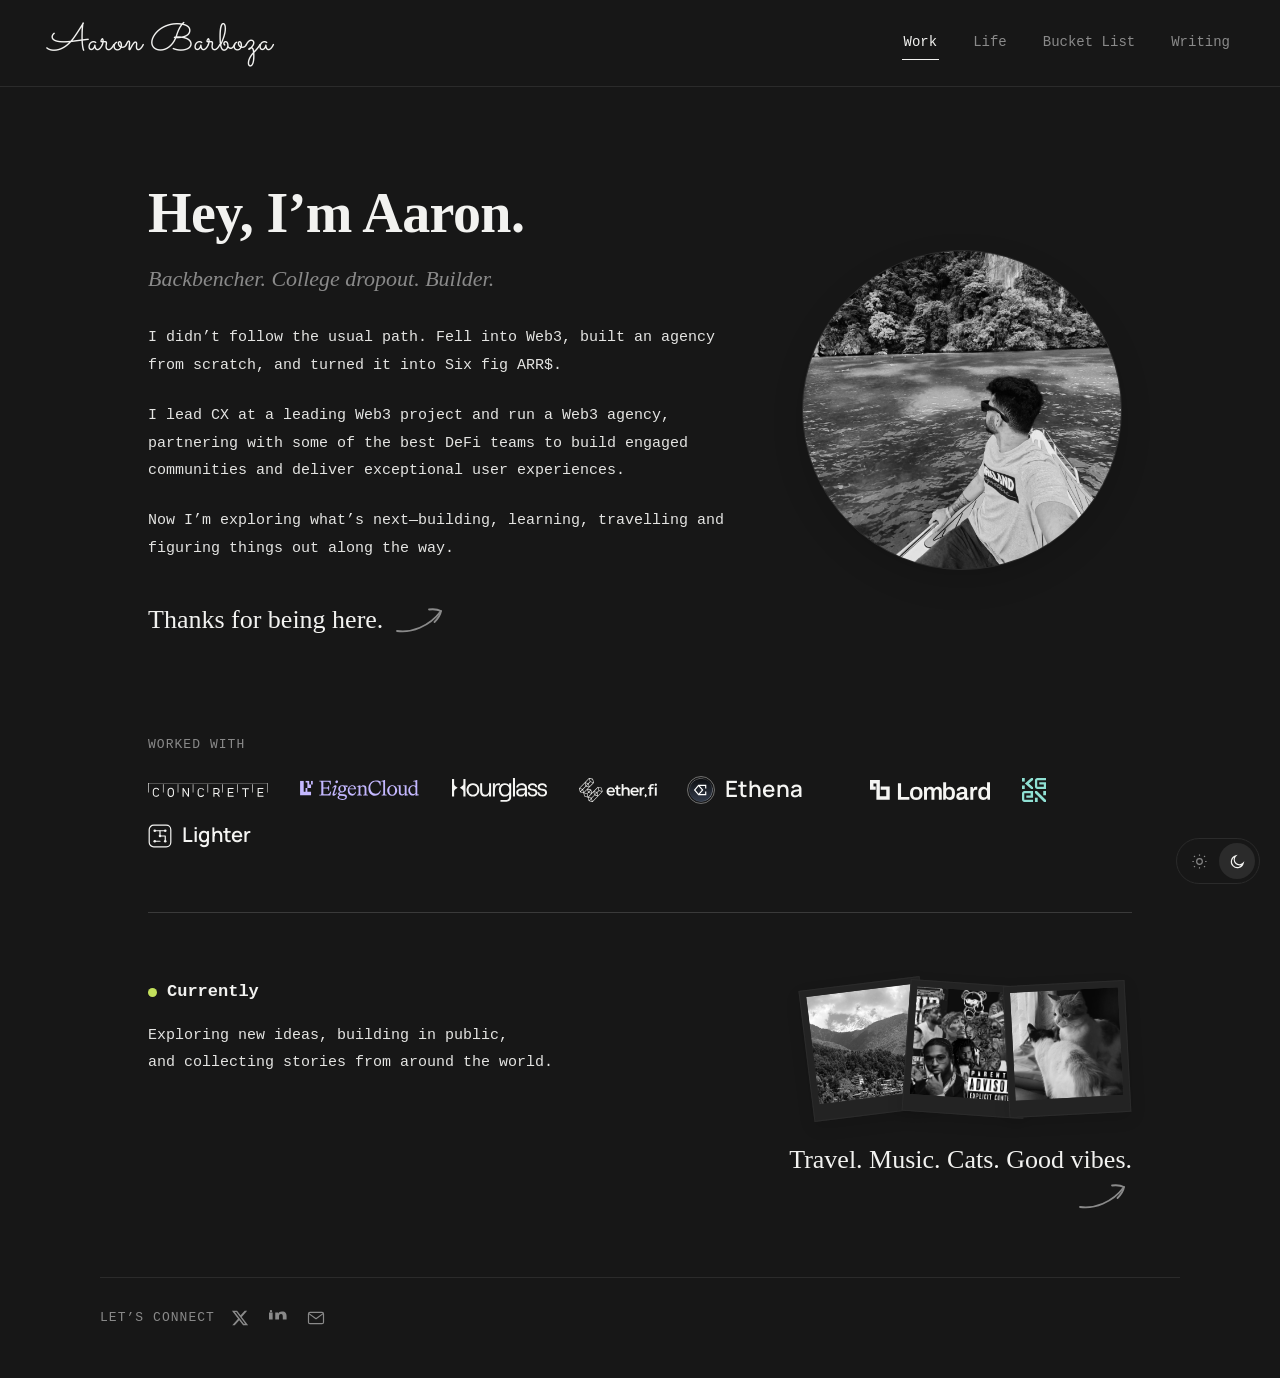
<file: index.html>
<!DOCTYPE html>
<html lang="en">
<head>
<meta charset="UTF-8">
<meta name="viewport" content="width=device-width, initial-scale=1.0, viewport-fit=cover">
<title>Aaron Barboza</title>
<meta name="description" content="Backbencher. College dropout. Builder.">
<link rel="preconnect" href="https://fonts.googleapis.com">
<link rel="preconnect" href="https://fonts.gstatic.com" crossorigin>
<link href="https://fonts.googleapis.com/css2?family=Sacramento&family=Manrope:wght@600;700&display=swap" rel="stylesheet">
<link rel="stylesheet" href="css/style.css">
</head>
<body>
  <header>
    <button class="logo" id="logoHome" type="button">Aaron Barboza</button>
    <nav role="tablist" aria-label="Primary">
      <button class="nav-tab" role="tab" data-tab="work" aria-selected="true" aria-controls="panel-work" id="tab-work">Work</button>
      <button class="nav-tab" role="tab" data-tab="life" aria-selected="false" aria-controls="panel-life" id="tab-life">Life</button>
      <button class="nav-tab" role="tab" data-tab="bucket" aria-selected="false" aria-controls="panel-bucket" id="tab-bucket">Bucket List</button>
      <button class="nav-tab" role="tab" data-tab="writing" aria-selected="false" aria-controls="panel-writing" id="tab-writing">Writing</button>
    </nav>
  </header>

  <main>

    <!-- WORK (markup injected by sections/work.js) -->
    <section class="tab-panel is-active" id="panel-work" role="tabpanel" aria-labelledby="tab-work"></section>
    <script src="sections/work.js"></script>

    <!-- LIFE (markup injected by sections/life.js) -->
    <section class="tab-panel" id="panel-life" role="tabpanel" aria-labelledby="tab-life"></section>
    <script src="sections/life.js"></script>

    <!-- BUCKET LIST (markup injected by sections/bucket.js) -->
    <section class="tab-panel" id="panel-bucket" role="tabpanel" aria-labelledby="tab-bucket"></section>
    <script src="sections/bucket.js"></script>

    <!-- WRITING (markup injected by sections/writing.js) -->
    <section class="tab-panel" id="panel-writing" role="tabpanel" aria-labelledby="tab-writing"></section>
    <script src="sections/writing.js"></script>

  </main>

  <footer>
    <div class="footer-inner">
      <p class="connect-label">Let&rsquo;s connect</p>
      <ul class="socials icon-socials">
        <li><a href="https://x.com/Aronbarboza1?s=20" target="_blank" rel="noopener" aria-label="X (Twitter)">
          <svg viewBox="0 0 24 24" width="18" height="18" fill="currentColor" aria-hidden="true"><path d="M18.244 2.25h3.308l-7.227 8.26 8.502 11.24H16.17l-5.214-6.817L4.99 21.75H1.68l7.73-8.835L1.254 2.25H8.08l4.713 6.231zm-1.161 17.52h1.833L7.084 4.126H5.117z"/></svg>
        </a></li>
        <li><a href="#" target="_blank" rel="noopener" aria-label="LinkedIn — add your profile URL">
          <svg viewBox="0 0 24 24" width="18" height="18" fill="currentColor" aria-hidden="true"><path d="M4.983 3.5a2.5 2.5 0 1 1 0 5 2.5 2.5 0 0 1 0-5zM.5 8.98h8v14.52h-8zM12.5 8.98h7.66v1.98h.11c1.07-1.95 3.68-4 7.58-4C36.5 6.96 38 11.34 38 17.5v6h-8v-5.3c0-2.65-.05-6.05-3.7-6.05-3.7 0-4.27 2.89-4.27 5.87v5.48h-8V8.98z" transform="translate(-.5 -.96) scale(.63)"/></svg>
        </a></li>
        <li><a href="mailto:hello@aronbarboza.in" aria-label="Email — update with your address">
          <svg viewBox="0 0 24 24" width="18" height="18" fill="none" stroke="currentColor" stroke-width="1.6" aria-hidden="true"><rect x="2" y="4.5" width="20" height="15" rx="2"/><path d="M3 6.5l9 6.5 9-6.5" stroke-linecap="round" stroke-linejoin="round"/></svg>
        </a></li>
      </ul>
    </div>
  </footer>

  <button class="theme-toggle" id="themeToggle" type="button" aria-label="Toggle light and dark mode">
    <span class="toggle-icon" id="iconSun" aria-hidden="true">
      <svg viewBox="0 0 24 24">
        <circle cx="12" cy="12" r="4"></circle>
        <line x1="12" y1="2" x2="12" y2="4"></line>
        <line x1="12" y1="20" x2="12" y2="22"></line>
        <line x1="4.2" y1="4.2" x2="5.6" y2="5.6"></line>
        <line x1="18.4" y1="18.4" x2="19.8" y2="19.8"></line>
        <line x1="2" y1="12" x2="4" y2="12"></line>
        <line x1="20" y1="12" x2="22" y2="12"></line>
        <line x1="4.2" y1="19.8" x2="5.6" y2="18.4"></line>
        <line x1="18.4" y1="5.6" x2="19.8" y2="4.2"></line>
      </svg>
    </span>
    <span class="toggle-icon" id="iconMoon" aria-hidden="true">
      <svg viewBox="0 0 24 24">
        <path d="M20 14.5A8.5 8.5 0 1 1 9.5 4a6.5 6.5 0 0 0 10.5 10.5z"></path>
      </svg>
    </span>
  </button>

  <script src="js/script.js"></script>
</body>
</html>
</file>
<file: css/style.css>
:root{
  --bg: #F5F5F3;
  --text: #1A1A1A;
  --text-body: #2C2C2C;
  --text-muted: #999999;
  --border: #E8E6E1;
  --divider: #C8C5C0;
  --nav-bg: #F5F5F3;
  --link-underline: #1A1A1A;
  --transition: background-color .3s ease, color .3s ease, border-color .3s ease;

  --svg-color: #111111;
  --logo-eigencloud: #1A0C6D;
  --logo-kgen: #1F3338;

  --accent-status: #A9C639;
  --photo-frame: #FFFFFF;
  --photo-fill: #EAE8E3;
}

html[data-theme="dark"]{
  --bg: #171717;
  --text: #F2F2F0;
  --text-body: #E4E4E2;
  --text-muted: #8a8a8a;
  --border: #2b2b2b;
  --divider: #3a3a3a;
  --nav-bg: #171717;
  --link-underline: #F2F2F0;

  --svg-color: #F5F5F3;
  --logo-eigencloud: #C4B8FF;
  --logo-kgen: #8FE0D3;

  --accent-status: #C3E05C;
  --photo-frame: #232323;
  --photo-fill: #2a2a2a;
}

*, *::before, *::after{ box-sizing: border-box; margin: 0; padding: 0; }
html{ -webkit-text-size-adjust: 100%; -webkit-tap-highlight-color: transparent; scroll-behavior: smooth; }

body{
  background-color: var(--bg);
  color: var(--text-body);
  font-family: 'Poppins', 'Space Mono', 'Courier New', sans-serif;
  font-size: 15px;
  line-height: 1.8;
  min-height: 100vh;
  min-height: 100dvh;
  display: flex;
  flex-direction: column;
  transition: var(--transition);
}

a{ color: inherit; touch-action: manipulation; }
button{ font: inherit; }

/* Header */
header{
  position: sticky;
  top: 0;
  z-index: 100;
  display: flex;
  justify-content: space-between;
  align-items: center;
  padding: 24px 48px;
  padding-top: max(24px, env(safe-area-inset-top));
  padding-left: max(48px, env(safe-area-inset-left));
  padding-right: max(48px, env(safe-area-inset-right));
  background-color: var(--nav-bg);
  border-bottom: 1px solid var(--border);
  transition: var(--transition);
}

.logo{
  font-family: 'Sacramento', cursive;
  font-size: 38px;
  font-weight: 400;
  text-decoration: none;
  color: var(--text);
  line-height: 1;
  background: none;
  border: none;
  cursor: pointer;
  padding: 0;
}

nav{ display: flex; gap: 32px; }

.nav-tab{
  font-family: inherit;
  font-size: 14px;
  font-weight: 400;
  text-decoration: none;
  color: var(--text-muted);
  background: none;
  border: none;
  border-bottom: 1px solid transparent;
  padding: 4px 2px;
  cursor: pointer;
  transition: var(--transition);
}

.nav-tab:hover{ color: var(--text); }

.nav-tab[aria-selected="true"]{
  color: var(--text);
  border-bottom-color: var(--link-underline);
}

/* Main */
main{ flex: 1; }

.tab-panel{ display: none; }
.tab-panel.is-active{ display: block; animation: panelIn .45s ease both; }

@keyframes panelIn{
  from{ opacity: 0; transform: translateY(10px); }
  to{ opacity: 1; transform: translateY(0); }
}

@media (prefers-reduced-motion: reduce){
  html{ scroll-behavior: auto; }
  .tab-panel.is-active{ animation: none; }
}

.page-wrap{
  width: 100%;
  max-width: 1080px;
  margin: 0 auto;
  padding: 96px 48px 0;
  padding-left: max(48px, env(safe-area-inset-left));
  padding-right: max(48px, env(safe-area-inset-right));
}

.page-wrap.narrow{ max-width: 660px; }

.eyebrow{
  font-size: 13px;
  text-transform: uppercase;
  letter-spacing: .08em;
  color: var(--text-muted);
  margin: 0 0 16px;
}

.lead{ font-size: 19px; font-weight: 700; color: var(--text); margin: 0 0 26px; }
.body-copy p{ margin: 0 0 22px; color: var(--text-body); }
.body-copy p:last-child{ margin-bottom: 0; }

/* Hero (Work tab) */
.hero{
  display: grid;
  grid-template-columns: 1fr 340px;
  gap: 64px;
  align-items: center;
}

.hero-heading-row{
  display: flex;
  align-items: center;
  gap: 16px;
}

.hero-title{
  font-family: 'Playfair Display', 'Poppins', serif;
  font-weight: 600;
  font-size: 56px;
  line-height: 1.1;
  color: var(--text);
  margin: 0 0 18px;
  letter-spacing: -.01em;
}

/* Compact avatar shown beside the heading on mobile only — hidden on
   desktop, where the full-size .hero-photo-wrap portrait is used instead. */
.hero-photo.hero-photo--compact{
  display: none;
  flex-shrink: 0;
  width: 80px;
  max-width: 80px;
  margin-bottom: 18px;
  box-shadow: 0 6px 16px rgba(0,0,0,.16);
}

.hero-tagline{
  font-family: 'Playfair Display', 'Poppins', serif;
  font-style: italic;
  font-weight: 500;
  font-size: 22px;
  line-height: 1.45;
  color: var(--text-muted);
  margin: 0 0 30px;
}

.hero-body p{ font-size: 15px; line-height: 1.85; color: var(--text-body); margin: 0 0 22px; }
.hero-body p:last-child{ margin-bottom: 0; }

.handwritten-note{
  display: flex;
  align-items: center;
  flex-wrap: wrap;
  gap: 6px 12px;
  margin: 40px 0 0;
  font-family: 'Alex Brush', cursive;
  font-size: 26px;
  color: var(--text);
  line-height: 1;
}

.note-arrow{ color: var(--text-muted); flex-shrink: 0; }

/* Circular hero photo — cropped from a 4:5 source into a perfect circle.
   The wrapper is forced to a 1:1 aspect box and clipped with border-radius:50%,
   so any 4:5 portrait dropped in as pictures/hero.jpg will always render as a circle. */
.hero-photo-wrap{ display: flex; justify-content: center; }

.hero-photo{
  position: relative;
  width: 100%;
  max-width: 320px;
  aspect-ratio: 1 / 1;
  border-radius: 50%;
  overflow: hidden;
  background-color: var(--photo-fill);
  border: 1px solid var(--border);
  box-shadow: 0 12px 32px rgba(0,0,0,.14);
  transition: var(--transition);
}

/* Each theme gets its own photo layer, stacked and crossfaded by opacity.
   Drop a 4:5 (or similar) portrait into pictures/hero-light.jpg and
   pictures/hero-dark.jpg — both are auto-cropped into this same circle. */
.hero-photo-frame{
  position: absolute;
  inset: 0;
  opacity: 0;
  transition: opacity .45s ease;
  pointer-events: none;
}

.hero-photo-frame.is-active{ opacity: 1; pointer-events: auto; }

.hero-photo-frame img{
  width: 100%;
  height: 100%;
  object-fit: cover;
  object-position: center 20%;
  display: block;
  visibility: hidden; /* revealed by JS once the image actually loads, so a missing file never flashes a broken-image icon */
}

.hero-photo-frame img.is-loaded{ visibility: visible; }

.hero-photo-frame .img-fallback{
  position: absolute;
  inset: 0;
  display: none;
  align-items: center;
  justify-content: center;
  text-align: center;
  padding: 20%;
  color: var(--text-muted);
  font-family: 'Space Mono', 'Courier New', monospace;
  font-size: 10px;
  text-transform: uppercase;
  letter-spacing: .06em;
  line-height: 1.6;
  background-color: var(--photo-fill);
}

.hero-photo-frame.img-missing .img-fallback{ display: flex; }
.hero-photo-frame.img-missing img{ display: none; }

/* Worked with */
.worked-with{ margin-top: 96px; }

.logo-row{
  list-style: none;
  display: flex;
  flex-wrap: wrap;
  align-items: center;
  align-content: flex-start;
  gap: 22px 32px;
  margin: 22px 0 0;
}

.logo-row li{ display: flex; align-items: center; }
.logo-row li.logo-ethena-lockup{ gap: 12px; }
.logo-row li.logo-lighter-lockup{ gap: 10px; }

.logo-row svg{
  height: 24px;
  width: auto;
  max-width: 120px;
  color: var(--svg-color);
  transition: var(--transition);
}

.logo-row .logo-eigencloud{ color: var(--logo-eigencloud); }
.logo-row .logo-kgen{ color: var(--logo-kgen); }

html[data-theme="dark"] .logo-row .logo-ethena{
  outline: 1px solid rgba(245, 245, 243, .4);
  outline-offset: 1px;
  border-radius: 50%;
}

/* Divider */
.section-divider{ border: none; border-top: 1px solid var(--divider); margin: 64px 0; }

/* Currently */
.currently{ display: grid; grid-template-columns: 1fr 380px; gap: 48px; align-items: start; }

.currently-label{
  display: flex;
  align-items: center;
  gap: 10px;
  font-weight: 600;
  font-size: 17px;
  color: var(--text);
  margin: 0 0 14px;
}

.status-dot{ width: 9px; height: 9px; border-radius: 50%; background-color: var(--accent-status); flex-shrink: 0; }
.currently-body{ font-size: 15px; line-height: 1.85; color: var(--text-body); margin: 0; }
.currently-media{ min-width: 0; }

.polaroids{ display: flex; align-items: flex-end; justify-content: flex-end; padding: 6px 4px 10px; }

.polaroid{
  position: relative;
  display: block;
  width: 108px;
  height: 108px;
  padding: 6px 6px 16px;
  background-color: var(--photo-frame);
  border: 1px solid var(--border);
  box-shadow: 0 6px 16px rgba(0,0,0,.12);
  box-sizing: content-box;
  text-decoration: none;
  color: inherit;
  transition: transform .25s ease;
}

.polaroid:hover{ transform: translateY(-4px) scale(1.02); z-index: 5 !important; }

/* Music polaroid opens a Spotify playlist — show a small play glyph on hover so it reads as a link, not just a photo */
a.polaroid{ cursor: pointer; }

a.polaroid .polaroid-inner::after{
  content: '';
  position: absolute;
  inset: 0;
  display: flex;
  align-items: center;
  justify-content: center;
  background-color: rgba(0,0,0,0);
  transition: background-color .2s ease;
}

a.polaroid:hover .polaroid-inner::after{
  background-color: rgba(0,0,0,.28);
}

a.polaroid .polaroid-inner::before{
  content: '';
  position: absolute;
  top: 50%;
  left: 50%;
  width: 0;
  height: 0;
  border-style: solid;
  border-width: 8px 0 8px 13px;
  border-color: transparent transparent transparent #fff;
  transform: translate(-40%, -50%);
  opacity: 0;
  transition: opacity .2s ease;
  z-index: 1;
}

a.polaroid:hover .polaroid-inner::before{ opacity: 1; }

.polaroid-inner{ width: 100%; height: 100%; position: relative; overflow: hidden; background-color: var(--photo-fill); }
.polaroid-inner img{
  width: 100%;
  height: 100%;
  object-fit: cover;
  display: block;
  visibility: hidden;
  filter: grayscale(0%);
  transition: filter .3s ease;
}
.polaroid-inner img.is-loaded{ visibility: visible; }
html[data-theme="dark"] .polaroid-inner img{ filter: grayscale(100%); }

.polaroid-inner .img-fallback{
  position: absolute;
  inset: 0;
  display: flex;
  align-items: center;
  justify-content: center;
  text-align: center;
  padding: 8px;
  color: var(--text-muted);
  font-family: 'Space Mono', 'Courier New', monospace;
  font-size: 9px;
  text-transform: uppercase;
  letter-spacing: .04em;
}

.polaroid-inner img ~ .img-fallback{ display: none; }
.polaroid-inner.img-missing img{ display: none; }
.polaroid-inner.img-missing .img-fallback{ display: flex; }

.polaroid:nth-child(1){ transform: rotate(-7deg); margin-right: -22px; z-index: 1; }
.polaroid:nth-child(2){ transform: rotate(4deg); z-index: 2; }
.polaroid:nth-child(3){ transform: rotate(-3deg); margin-left: -22px; z-index: 3; }
.polaroid:nth-child(1):hover{ transform: rotate(-7deg) translateY(-4px) scale(1.04); }
.polaroid:nth-child(2):hover{ transform: rotate(4deg) translateY(-4px) scale(1.04); }
.polaroid:nth-child(3):hover{ transform: rotate(-3deg) translateY(-4px) scale(1.04); }

.currently-caption{ justify-content: flex-end; margin-top: 22px; }

/* Life tab */
.life-hobbies{ display: flex; flex-wrap: wrap; gap: 10px; margin: 26px 0 0; list-style: none; }
.life-hobbies li{
  font-family: 'Space Mono', 'Courier New', monospace;
  font-size: 12px;
  text-transform: uppercase;
  letter-spacing: .06em;
  color: var(--text-muted);
  border: 1px solid var(--border);
  border-radius: 999px;
  padding: 8px 16px;
  transition: var(--transition), transform .2s ease;
}
.life-hobbies li:hover{ color: var(--text); border-color: var(--divider); transform: translateY(-2px); }

/* Bucket list */
.bucket-progress{ margin: 4px 0 30px; }
.bucket-progress-bar{ height: 4px; background-color: var(--border); border-radius: 999px; overflow: hidden; margin-top: 10px; }
.bucket-progress-fill{ height: 100%; background-color: var(--accent-status); border-radius: 999px; transition: width .4s ease; width: 0%; }
.bucket-progress-label{ font-family: 'Space Mono', 'Courier New', monospace; font-size: 12px; color: var(--text-muted); }

.bucket-list{ list-style: none; margin: 4px 0 30px; display: flex; flex-direction: column; gap: 4px; }

.bucket-item{
  display: flex;
  align-items: flex-start;
  gap: 12px;
  width: 100%;
  text-align: left;
  background: none;
  border: none;
  border-radius: 6px;
  padding: 10px 10px 10px 4px;
  cursor: default;
  color: var(--text-body);
  transition: background-color .2s ease;
}

/* Only clickable for the owner — see the checkOwnerAccess() gate in js/script.js */
.bucket-list.editing .bucket-item{ cursor: pointer; }
.bucket-list.editing .bucket-item:hover{ background-color: var(--border); }

.bucket-check{
  flex-shrink: 0;
  width: 18px;
  height: 18px;
  margin-top: 2px;
  border: 1.4px solid var(--text-muted);
  border-radius: 4px;
  display: flex;
  align-items: center;
  justify-content: center;
  transition: var(--transition);
}

.bucket-check svg{ width: 11px; height: 11px; opacity: 0; transform: scale(.6); transition: opacity .15s ease, transform .15s ease; }

.bucket-item.done .bucket-check{ background-color: var(--text); border-color: var(--text); }
.bucket-item.done .bucket-check svg{ opacity: 1; transform: scale(1); stroke: var(--bg); }
.bucket-item.done .bucket-label{ color: var(--text-muted); text-decoration: line-through; text-decoration-color: var(--divider); }

.placeholder{ color: var(--text-muted); font-style: italic; }

/* Writing tab */
.writing-card{
  display: flex;
  align-items: center;
  justify-content: space-between;
  gap: 20px;
  border: 1px solid var(--border);
  border-radius: 10px;
  padding: 26px 28px;
  margin-top: 22px;
  text-decoration: none;
  color: inherit;
  transition: var(--transition), transform .2s ease, border-color .2s ease;
}

.writing-card:hover{ border-color: var(--divider); transform: translateY(-2px); }
.writing-card-title{ font-weight: 600; color: var(--text); margin-bottom: 6px; }
.writing-card-sub{ font-size: 13px; color: var(--text-muted); }
.writing-card-arrow{ flex-shrink: 0; color: var(--text-muted); transition: transform .2s ease; }
.writing-card:hover .writing-card-arrow{ transform: translate(4px, -4px); }

/* Footer */
footer{
  padding: 64px 48px 48px;
  padding-left: max(48px, env(safe-area-inset-left));
  padding-right: max(48px, env(safe-area-inset-right));
  padding-bottom: max(48px, env(safe-area-inset-bottom));
  display: flex;
  justify-content: center;
}

.footer-inner{
  width: 100%;
  max-width: 1080px;
  display: flex;
  align-items: center;
  gap: 16px;
  border-top: 1px solid var(--border);
  padding-top: 28px;
}

.connect-label{ font-size: 13px; text-transform: uppercase; letter-spacing: .08em; color: var(--text-muted); margin: 0; }

.icon-socials{ display: flex; gap: 20px; list-style: none; }
.icon-socials a{ display: flex; align-items: center; justify-content: center; color: var(--text-muted); transition: var(--transition); }
.icon-socials a:hover{ color: var(--text); }

/* Theme toggle */
.theme-toggle{
  position: fixed;
  right: max(20px, env(safe-area-inset-right));
  bottom: max(16px, env(safe-area-inset-bottom));
  z-index: 100;
  appearance: none;
  display: flex;
  align-items: center;
  gap: 2px;
  background-color: var(--nav-bg);
  border: 1px solid var(--border);
  border-radius: 999px;
  cursor: pointer;
  padding: 4px;
  transition: var(--transition);
  touch-action: manipulation;
}

.toggle-icon{
  width: 36px;
  height: 36px;
  border-radius: 50%;
  display: flex;
  align-items: center;
  justify-content: center;
  color: var(--text-muted);
  transition: var(--transition);
}

.toggle-icon.active{ background-color: var(--border); color: var(--text); }
.toggle-icon svg{ width: 17px; height: 17px; stroke: currentColor; fill: none; stroke-width: 1.6; }

/* Responsive */
@media (max-width: 860px){
  .hero, .currently{ grid-template-columns: 1fr; gap: 40px; }
  /* On mobile the portrait moves up beside "Hey, I'm Aaron" as a small
     avatar instead of the large photo below the heading. */
  .hero-photo-wrap{ display: none; }
  .hero-photo.hero-photo--compact{ display: block; }
  .hero-heading-row{ margin-bottom: 4px; }
  .worked-with{ margin-top: 64px; }
  .section-divider{ margin: 48px 0; }
  .polaroids, .currently-caption{ justify-content: flex-start; }
}

@media (max-width: 600px){
  body{ font-size: 14px; }
  header{
    flex-wrap: wrap;
    row-gap: 14px;
    padding: 18px 20px;
    padding-top: max(18px, env(safe-area-inset-top));
    padding-left: max(20px, env(safe-area-inset-left));
    padding-right: max(20px, env(safe-area-inset-right));
  }
  .logo{ font-size: 30px; }
  nav{ width: 100%; gap: 16px; flex-wrap: wrap; }
  .nav-tab{ font-size: 12.5px; }
  .page-wrap{ padding: 56px 20px 60px; padding-left: max(20px, env(safe-area-inset-left)); padding-right: max(20px, env(safe-area-inset-right)); }
  .hero-heading-row{ gap: 16px; align-items: center; }
  .hero-photo.hero-photo--compact{ width: 84px; max-width: 84px; margin-bottom: 12px; }
  .hero-title{ font-size: 36px; }
  .hero-tagline{ font-size: 17px; margin-bottom: 22px; }
  .hero-body p{ font-size: 14px; }
  .handwritten-note{ font-size: 22px; margin-top: 30px; }
  .worked-with{ margin-top: 48px; }
  .logo-row{ gap: 12px 20px; row-gap: 12px; margin-top: 16px; align-content: flex-start; }
  .logo-row svg{ height: 20px; max-width: 96px; }
  .logo-row li.logo-ethena-lockup{ gap: 8px; }
  .logo-row li.logo-lighter-lockup{ gap: 8px; }
  .section-divider{ margin: 40px 0; }
  .currently-label{ font-size: 16px; }
  .polaroid{ width: 84px; height: 84px; padding: 5px 5px 12px; }
  .polaroid:nth-child(1){ margin-right: -16px; }
  .polaroid:nth-child(3){ margin-left: -16px; }
  .writing-card{ flex-direction: column; align-items: flex-start; }
  footer{ padding: 40px 20px 40px; padding-left: max(20px, env(safe-area-inset-left)); padding-right: max(20px, env(safe-area-inset-right)); }
}

@media (max-width: 360px){
  header{ padding: 16px; }
  nav{ gap: 12px; }
  .logo{ font-size: 26px; }
  .nav-tab{ font-size: 11.5px; }
  .hero-title{ font-size: 30px; }
  .hero-tagline{ font-size: 15px; }
  .hero-heading-row{ gap: 12px; }
  .hero-photo.hero-photo--compact{ width: 70px; max-width: 70px; margin-bottom: 10px; }
  .logo-row{ gap: 10px 16px; row-gap: 10px; }
}
</file>
